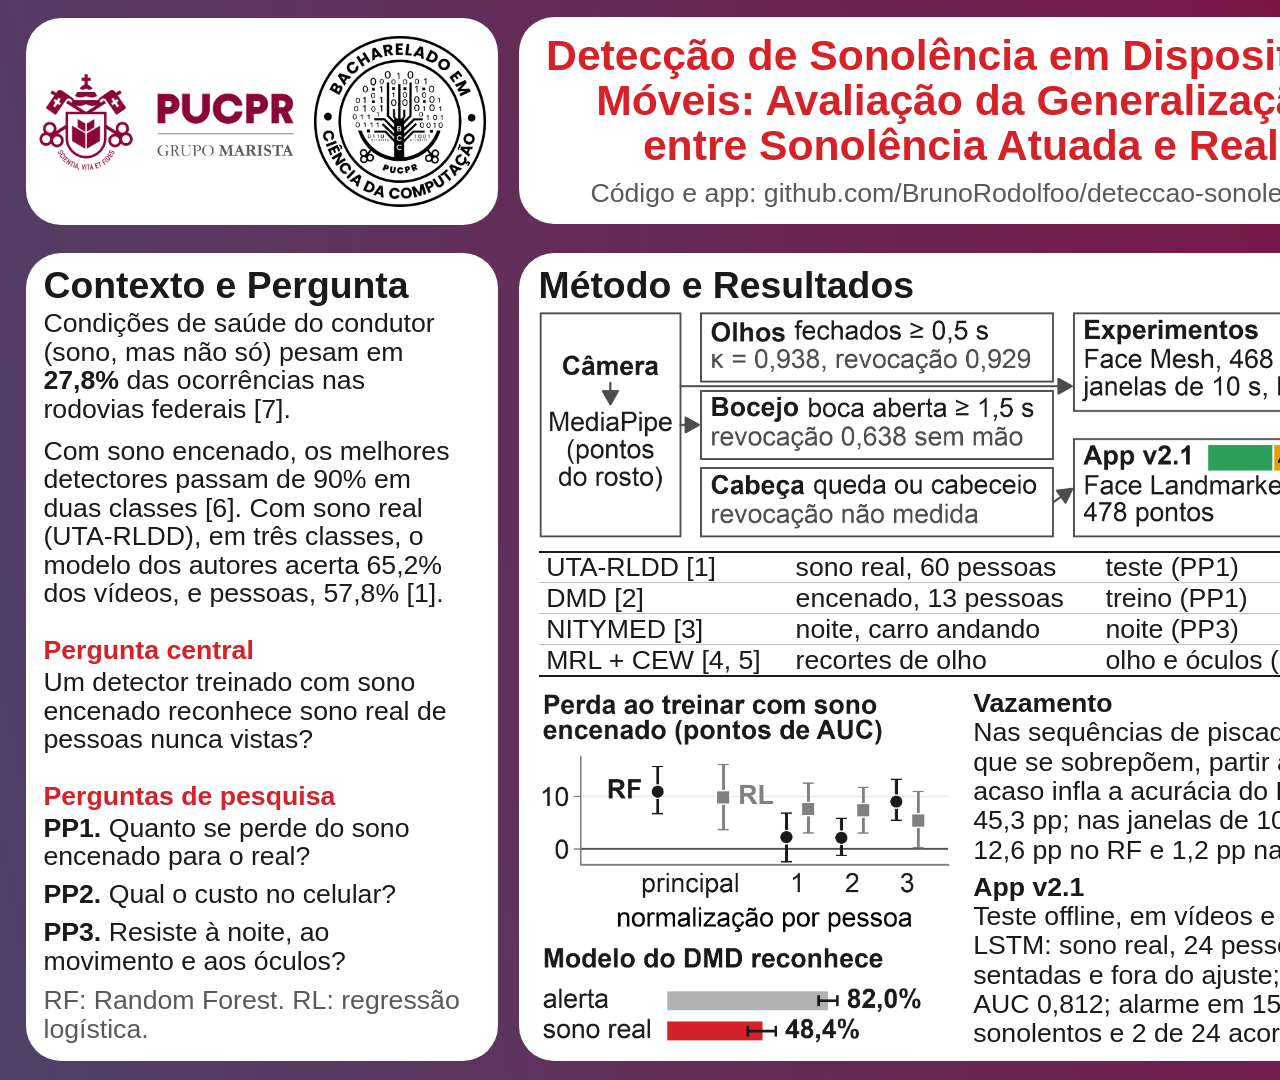
<file: poster/poster_final.html>
<!DOCTYPE html>
<html lang="pt-BR">
<head>
<meta charset="utf-8">
<title>Detecção de Sonolência em Dispositivos Móveis: Avaliação da Generalização entre Sonolência Atuada e Real</title>
<meta name="author" content="André Luís Oliveira Ferreira da Silva, Bruno Rodolfo da Silveira, Bruno Sandoval Ribeiro, Paulo Henrique Perin">
<meta name="description" content="Pôster do Projeto Transformador II, Bacharelado em Ciência da Computação, PUCPR, 2026">
<style>
  @page { size: 50.8cm 28.575cm; margin: 0; }
  html, body { margin: 0; padding: 0; background: #FFFFFF; }
  body { font-family: Arial, "Helvetica Neue", Helvetica, sans-serif; color: #1A1A1A; }
  .page { position: relative; width: 50.8cm; height: 28.575cm; overflow: hidden;
          background: #9654FF url("assets/fundo_gradiente.png") no-repeat; background-size: 100% 100%;
          page-break-after: avoid; }
  .abs, .card, .txt { position: absolute; box-sizing: border-box; }
  .card { background: #FFFFFF; border-radius: 0.93cm; }
  .txt { overflow: visible; }
  p { margin: 0; white-space: nowrap; }
  img { display: block; }
</style>
</head>
<body>
<div class="page">
<div class="card" style="left:0.68cm;top:0.48cm;width:12.49cm;height:5.47cm;"></div>
<div class="card" style="left:13.73cm;top:0.46cm;width:23.39cm;height:5.47cm;"></div>
<div class="card" style="left:37.62cm;top:0.48cm;width:12.49cm;height:5.47cm;"></div>
<div class="card" style="left:0.68cm;top:6.69cm;width:12.49cm;height:21.39cm;"></div>
<div class="card" style="left:13.73cm;top:6.69cm;width:23.39cm;height:21.39cm;"></div>
<div class="card" style="left:37.62cm;top:6.69cm;width:12.49cm;height:21.39cm;"></div>
<img class="abs" src="assets/logo_pucpr.png" style="left:1.02cm;top:1.70cm;width:6.77cm;height:3.06cm">
<img class="abs" src="assets/logo_bcc.png" style="left:8.32cm;top:0.96cm;width:4.53cm;height:4.51cm">
<div class="txt" style="left:13.83cm;top:0.8789444444444445cm;width:23.19cm;height:3.606cm;"><p style="font-size:32pt;line-height:33.6pt;color:#1A1A1A;margin-top:0pt;text-align:center;"><b><span style="color:#D52128">Detecção de Sonolência em Dispositivos</span></b><br><b><span style="color:#D52128">Móveis: Avaliação da Generalização</span></b><br><b><span style="color:#D52128">entre Sonolência Atuada e Real</span></b></p></div>
<div class="txt" style="left:13.83cm;top:4.734944444444444cm;width:23.19cm;height:0.826cm;"><p style="font-size:20pt;line-height:22.0pt;color:#1A1A1A;margin-top:0pt;text-align:center;"><span style="color:#595959">Código e app: github.com/BrunoRodolfoo/deteccao-sonolencia</span></p></div>
<div class="txt" style="left:38.15cm;top:0.8161111111111112cm;width:8.45cm;height:4.848cm;"><p style="font-size:20pt;line-height:22.0pt;color:#1A1A1A;margin-top:0pt;text-align:left;"><span style="color:#1A1A1A">André Luís O. F. da Silva</span></p>
<p style="font-size:20pt;line-height:22.0pt;color:#1A1A1A;margin-top:0pt;text-align:left;"><span style="color:#1A1A1A">Bruno Rodolfo da Silveira</span></p>
<p style="font-size:20pt;line-height:22.0pt;color:#1A1A1A;margin-top:0pt;text-align:left;"><span style="color:#1A1A1A">Bruno Sandoval Ribeiro</span></p>
<p style="font-size:20pt;line-height:22.0pt;color:#1A1A1A;margin-top:0pt;text-align:left;"><span style="color:#1A1A1A">Paulo Henrique Perin</span></p>
<p style="font-size:20pt;line-height:22.0pt;color:#1A1A1A;margin-top:4pt;text-align:left;"><span style="color:#595959">Orientador:</span></p>
<p style="font-size:20pt;line-height:22.0pt;color:#1A1A1A;margin-top:0pt;text-align:left;"><span style="color:#1A1A1A">Prof. Júlio César Nievola</span></p></div>
<img class="abs" src="assets/qr_repositorio.png" style="left:46.76cm;top:1.765cm;width:2.9cm;height:2.9cm">
<div class="txt" style="left:1.15cm;top:7.05cm;width:11.6cm;height:1.087cm;"><p style="font-size:28pt;line-height:29.4pt;color:#1A1A1A;margin-top:0pt;text-align:left;"><b><span style="color:#1A1A1A">Contexto e Pergunta</span></b></p></div>
<div class="txt" style="left:1.15cm;top:8.187166666666666cm;width:11.6cm;height:19.59283333333333cm;"><p style="font-size:20pt;line-height:21.4pt;color:#1A1A1A;margin-top:0.0pt;text-align:left;"><span style="color:#1A1A1A">Condições de saúde do condutor</span><br><span style="color:#1A1A1A">(sono, mas não só) pesam em</span><br><b><span style="color:#1A1A1A">27,8%</span></b><span style="color:#1A1A1A"> das ocorrências nas</span><br><span style="color:#1A1A1A">rodovias federais [7].</span></p>
<p style="font-size:20pt;line-height:21.4pt;color:#1A1A1A;margin-top:9.800000000000008pt;text-align:left;"><span style="color:#1A1A1A">Com sono encenado, os melhores</span><br><span style="color:#1A1A1A">detectores passam de 90% em</span><br><span style="color:#1A1A1A">duas classes [6]. Com sono real</span><br><span style="color:#1A1A1A">(UTA-RLDD), em três classes, o</span><br><span style="color:#1A1A1A">modelo dos autores acerta 65,2%</span><br><span style="color:#1A1A1A">dos vídeos, e pessoas, 57,8% [1].</span></p>
<p style="font-size:20pt;line-height:21.4pt;color:#1A1A1A;margin-top:21.000000000000018pt;text-align:left;"><b><span style="color:#D52128">Pergunta central</span></b></p>
<p style="font-size:20pt;line-height:21.4pt;color:#1A1A1A;margin-top:2.8000000000000025pt;text-align:left;"><span style="color:#1A1A1A">Um detector treinado com sono</span><br><span style="color:#1A1A1A">encenado reconhece sono real de</span><br><span style="color:#1A1A1A">pessoas nunca vistas?</span></p>
<p style="font-size:20pt;line-height:21.4pt;color:#1A1A1A;margin-top:21.000000000000018pt;text-align:left;"><b><span style="color:#D52128">Perguntas de pesquisa</span></b></p>
<p style="font-size:20pt;line-height:21.4pt;color:#1A1A1A;margin-top:2.8000000000000025pt;text-align:left;"><b><span style="color:#1A1A1A">PP1.</span></b><span style="color:#1A1A1A"> Quanto se perde do sono</span><br><span style="color:#1A1A1A">encenado para o real?</span></p>
<p style="font-size:20pt;line-height:21.4pt;color:#1A1A1A;margin-top:7.000000000000006pt;text-align:left;"><b><span style="color:#1A1A1A">PP2.</span></b><span style="color:#1A1A1A"> Qual o custo no celular?</span></p>
<p style="font-size:20pt;line-height:21.4pt;color:#1A1A1A;margin-top:7.000000000000006pt;text-align:left;"><b><span style="color:#1A1A1A">PP3.</span></b><span style="color:#1A1A1A"> Resiste à noite, ao</span><br><span style="color:#1A1A1A">movimento e aos óculos?</span></p>
<p style="font-size:20pt;line-height:21.4pt;color:#1A1A1A;margin-top:8.400000000000007pt;text-align:left;"><span style="color:#595959">RF: Random Forest. RL: regressão</span><br><span style="color:#595959">logística.</span></p></div>
<div class="txt" style="left:14.25cm;top:7.05cm;width:22.35cm;height:1.087cm;"><p style="font-size:28pt;line-height:29.4pt;color:#1A1A1A;margin-top:0pt;text-align:left;"><b><span style="color:#1A1A1A">Método e Resultados</span></b></p></div>
<img class="abs" src="assets/fig_poster_metodo.png" style="left:14.25cm;top:8.25cm;width:22.35cm;height:5.996cm">
<div class="txt" style="left:14.45cm;top:14.621944444444445cm;width:6.199999999999999cm;height:0.7861111111111111cm;"><p style="font-size:20pt;line-height:22.0pt;color:#1A1A1A;margin-top:0pt;text-align:left;"><span style="color:#1A1A1A">UTA-RLDD [1]</span></p></div>
<div class="txt" style="left:21.05cm;top:14.621944444444445cm;width:7.799999999999999cm;height:0.7861111111111111cm;"><p style="font-size:20pt;line-height:22.0pt;color:#1A1A1A;margin-top:0pt;text-align:left;"><span style="color:#1A1A1A">sono real, 60 pessoas</span></p></div>
<div class="txt" style="left:29.249999999999996cm;top:14.621944444444445cm;width:7.1499999999999995cm;height:0.7861111111111111cm;"><p style="font-size:20pt;line-height:22.0pt;color:#1A1A1A;margin-top:0pt;text-align:left;"><span style="color:#1A1A1A">teste (PP1)</span></p></div>
<div class="txt" style="left:14.45cm;top:15.441944444444445cm;width:6.199999999999999cm;height:0.7861111111111111cm;"><p style="font-size:20pt;line-height:22.0pt;color:#1A1A1A;margin-top:0pt;text-align:left;"><span style="color:#1A1A1A">DMD [2]</span></p></div>
<div class="txt" style="left:21.05cm;top:15.441944444444445cm;width:7.799999999999999cm;height:0.7861111111111111cm;"><p style="font-size:20pt;line-height:22.0pt;color:#1A1A1A;margin-top:0pt;text-align:left;"><span style="color:#1A1A1A">encenado, 13 pessoas</span></p></div>
<div class="txt" style="left:29.249999999999996cm;top:15.441944444444445cm;width:7.1499999999999995cm;height:0.7861111111111111cm;"><p style="font-size:20pt;line-height:22.0pt;color:#1A1A1A;margin-top:0pt;text-align:left;"><span style="color:#1A1A1A">treino (PP1)</span></p></div>
<div class="txt" style="left:14.45cm;top:16.261944444444442cm;width:6.199999999999999cm;height:0.7861111111111111cm;"><p style="font-size:20pt;line-height:22.0pt;color:#1A1A1A;margin-top:0pt;text-align:left;"><span style="color:#1A1A1A">NITYMED [3]</span></p></div>
<div class="txt" style="left:21.05cm;top:16.261944444444442cm;width:7.799999999999999cm;height:0.7861111111111111cm;"><p style="font-size:20pt;line-height:22.0pt;color:#1A1A1A;margin-top:0pt;text-align:left;"><span style="color:#1A1A1A">noite, carro andando</span></p></div>
<div class="txt" style="left:29.249999999999996cm;top:16.261944444444442cm;width:7.1499999999999995cm;height:0.7861111111111111cm;"><p style="font-size:20pt;line-height:22.0pt;color:#1A1A1A;margin-top:0pt;text-align:left;"><span style="color:#1A1A1A">noite (PP3)</span></p></div>
<div class="txt" style="left:14.45cm;top:17.081944444444442cm;width:6.199999999999999cm;height:0.7861111111111111cm;"><p style="font-size:20pt;line-height:22.0pt;color:#1A1A1A;margin-top:0pt;text-align:left;"><span style="color:#1A1A1A">MRL + CEW [4, 5]</span></p></div>
<div class="txt" style="left:21.05cm;top:17.081944444444442cm;width:7.799999999999999cm;height:0.7861111111111111cm;"><p style="font-size:20pt;line-height:22.0pt;color:#1A1A1A;margin-top:0pt;text-align:left;"><span style="color:#1A1A1A">recortes de olho</span></p></div>
<div class="txt" style="left:29.249999999999996cm;top:17.081944444444442cm;width:7.1499999999999995cm;height:0.7861111111111111cm;"><p style="font-size:20pt;line-height:22.0pt;color:#1A1A1A;margin-top:0pt;text-align:left;"><span style="color:#1A1A1A">olho e óculos (PP3)</span></p></div>
<div class="abs" style="left:14.25cm;top:14.575cm;width:22.35cm;height:0.05cm;background:#1A1A1A;"></div>
<div class="abs" style="left:14.25cm;top:15.4075cm;width:22.35cm;height:0.025cm;background:#BFBFBF;"></div>
<div class="abs" style="left:14.25cm;top:16.2275cm;width:22.35cm;height:0.025cm;background:#BFBFBF;"></div>
<div class="abs" style="left:14.25cm;top:17.0475cm;width:22.35cm;height:0.025cm;background:#BFBFBF;"></div>
<div class="abs" style="left:14.25cm;top:17.855cm;width:22.35cm;height:0.05cm;background:#1A1A1A;"></div>
<img class="abs" src="assets/fig_poster_exp5b.png" style="left:14.25cm;top:18.23cm;width:11.0cm;height:9.543cm">
<div class="txt" style="left:25.75cm;top:18.23cm;width:10.85cm;height:4.707cm;"><p style="font-size:20pt;line-height:22.0pt;color:#1A1A1A;margin-top:0pt;text-align:left;"><b><span style="color:#1A1A1A">Vazamento</span></b></p>
<p style="font-size:20pt;line-height:22.0pt;color:#1A1A1A;margin-top:0pt;text-align:left;"><span style="color:#1A1A1A">Nas sequências de piscadas,</span><br><span style="color:#1A1A1A">que se sobrepõem, partir ao</span><br><span style="color:#1A1A1A">acaso infla a acurácia do RF em</span><br><span style="color:#1A1A1A">45,3&nbsp;pp; nas janelas de 10 s,</span><br><span style="color:#1A1A1A">12,6&nbsp;pp no RF e 1,2&nbsp;pp na RL.</span></p></div>
<div class="txt" style="left:25.75cm;top:23.086666666666666cm;width:10.85cm;height:4.693333333333332cm;"><p style="font-size:20pt;line-height:22.0pt;color:#1A1A1A;margin-top:0pt;text-align:left;"><b><span style="color:#1A1A1A">App v2.1</span></b></p>
<p style="font-size:20pt;line-height:22.0pt;color:#1A1A1A;margin-top:0pt;text-align:left;"><span style="color:#1A1A1A">Teste offline, em vídeos e sem a</span><br><span style="color:#1A1A1A">LSTM: sono real, 24 pessoas</span><br><span style="color:#1A1A1A">sentadas e fora do ajuste;</span><br><span style="color:#1A1A1A">AUC&nbsp;0,812; alarme em 15 de 24</span><br><span style="color:#1A1A1A">sonolentos e 2 de 24 acordados.</span></p></div>
<div class="txt" style="left:38.0cm;top:7.05cm;width:11.65cm;height:1.087cm;"><p style="font-size:28pt;line-height:29.4pt;color:#1A1A1A;margin-top:0pt;text-align:left;"><b><span style="color:#1A1A1A">Conclusões</span></b></p></div>
<div class="txt" style="left:38.0cm;top:8.25cm;width:11.65cm;height:4.125cm;"><p style="font-size:21pt;line-height:23.1pt;color:#1A1A1A;margin-top:0pt;text-align:left;"><span style="color:#1A1A1A">Treinado com sono encenado, o</span><br><span style="color:#1A1A1A">modelo só reconhece </span><b><span style="color:#D52128">48,4%</span></b><span style="color:#1A1A1A"> das</span><br><span style="color:#1A1A1A">janelas com sono real, em que</span><br><span style="color:#1A1A1A">fechamentos longos são bem</span><br><span style="color:#1A1A1A">mais raros.</span></p></div>
<div class="txt" style="left:38.0cm;top:12.574583333333333cm;width:11.65cm;height:11.605249999999998cm;"><p style="font-size:20pt;line-height:20.4pt;color:#1A1A1A;margin-top:0.0pt;text-align:left;"><b><span style="color:#1A1A1A">PP1.</span></b><span style="color:#1A1A1A"> Em AUC por janela, a RL</span><br><span style="color:#1A1A1A">perde de 5,4 a 9,8 em todas as</span><br><span style="color:#1A1A1A">normalizações; o RF, 10,9 na</span><br><span style="color:#1A1A1A">principal e 9,0 na 3 (outra no</span><br><span style="color:#1A1A1A">DMD); sem perda detectável na 1</span><br><span style="color:#1A1A1A">(outra na UTA) e 2 (sem centrar).</span></p>
<p style="font-size:20pt;line-height:20.4pt;color:#1A1A1A;margin-top:0.8000000000000007pt;text-align:left;"><b><span style="color:#1A1A1A">PP2.</span></b><span style="color:#1A1A1A"> Mediana por quadro: 11 a</span><br><span style="color:#1A1A1A">12&nbsp;ms no iPhone 17 Pro e 39 a</span><br><span style="color:#1A1A1A">40&nbsp;ms no Galaxy S23 Ultra.</span></p>
<p style="font-size:20pt;line-height:20.4pt;color:#1A1A1A;margin-top:0.8000000000000007pt;text-align:left;"><b><span style="color:#1A1A1A">PP3.</span></b><span style="color:#1A1A1A"> A noite piora o sinal do olho</span><br><span style="color:#1A1A1A">(SNR 7,2), mas o carro andando</span><br><span style="color:#1A1A1A">de dia já fica perto (8,7). Óculos:</span><br><span style="color:#1A1A1A">AUC do olho de 93,4&nbsp;para&nbsp;65,1.</span></p>
<p style="font-size:20pt;line-height:20.4pt;color:#1A1A1A;margin-top:0.40000000000000036pt;text-align:left;"><b><span style="color:#1A1A1A">Limitações.</span></b><span style="color:#1A1A1A"> Um só par de bases;</span><br><span style="color:#1A1A1A">app não testado ao volante. Sem</span><br><span style="color:#1A1A1A">alarme não quer dizer acordado.</span></p></div>
<div class="txt" style="left:38.0cm;top:24.32983333333333cm;width:11.65cm;height:3.5cm;"><p style="font-size:16pt;line-height:16.3pt;color:#595959;margin-top:0pt;text-align:left;"><span style="color:#595959">[1]&nbsp;Ghoddoosian et al., CVPRW 2019.</span><br><span style="color:#595959">[2]&nbsp;Ortega et al., ECCVW 2020. [3]&nbsp;Petrellis</span><br><span style="color:#595959">et al., DataPort 2022; DSD 2021. [4]&nbsp;Fusek,</span><br><span style="color:#595959">ISVC 2018. [5]&nbsp;Song et al., Pattern</span><br><span style="color:#595959">Recognit. 2014. [6]&nbsp;Lyu et al., arXiv 2018.</span><br><span style="color:#595959">[7]&nbsp;ABRAMET/PRF, Agência Brasil 2026.</span></p></div>
</div>
</body>
</html>
</file>
